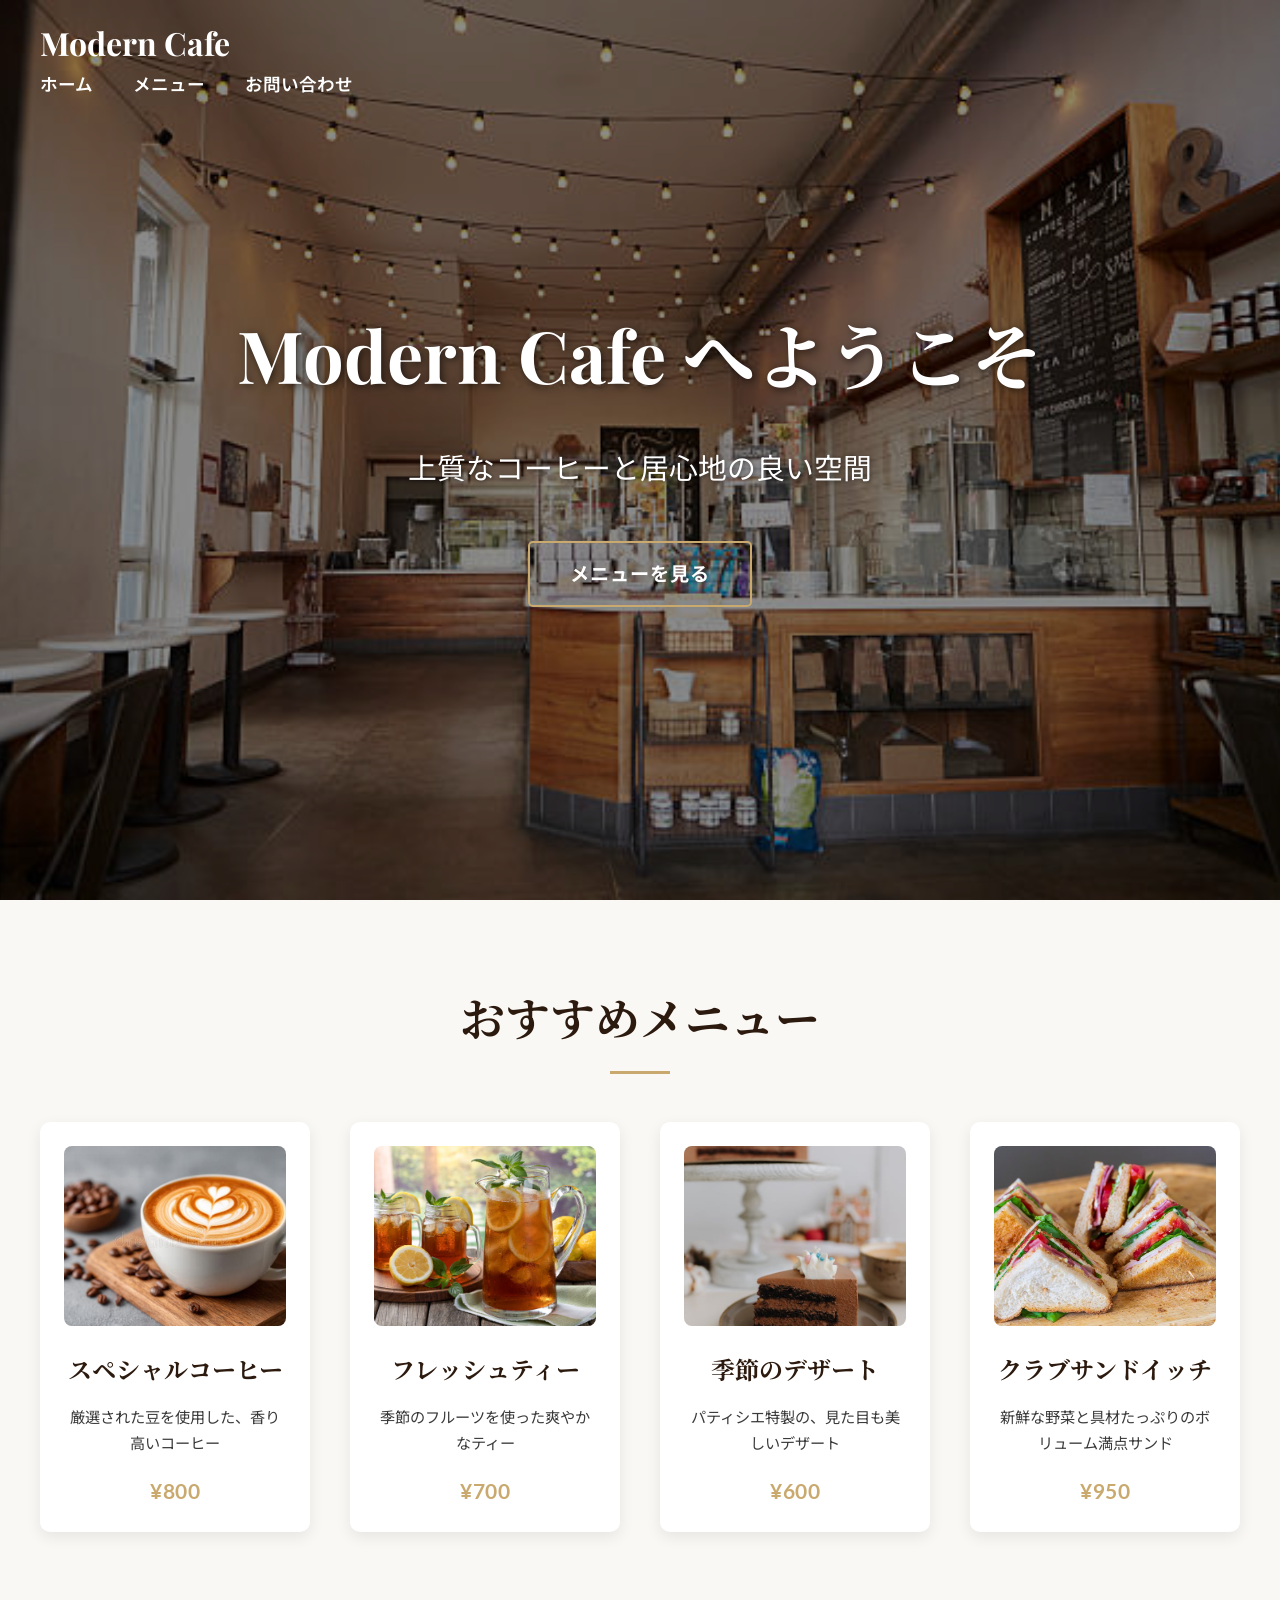
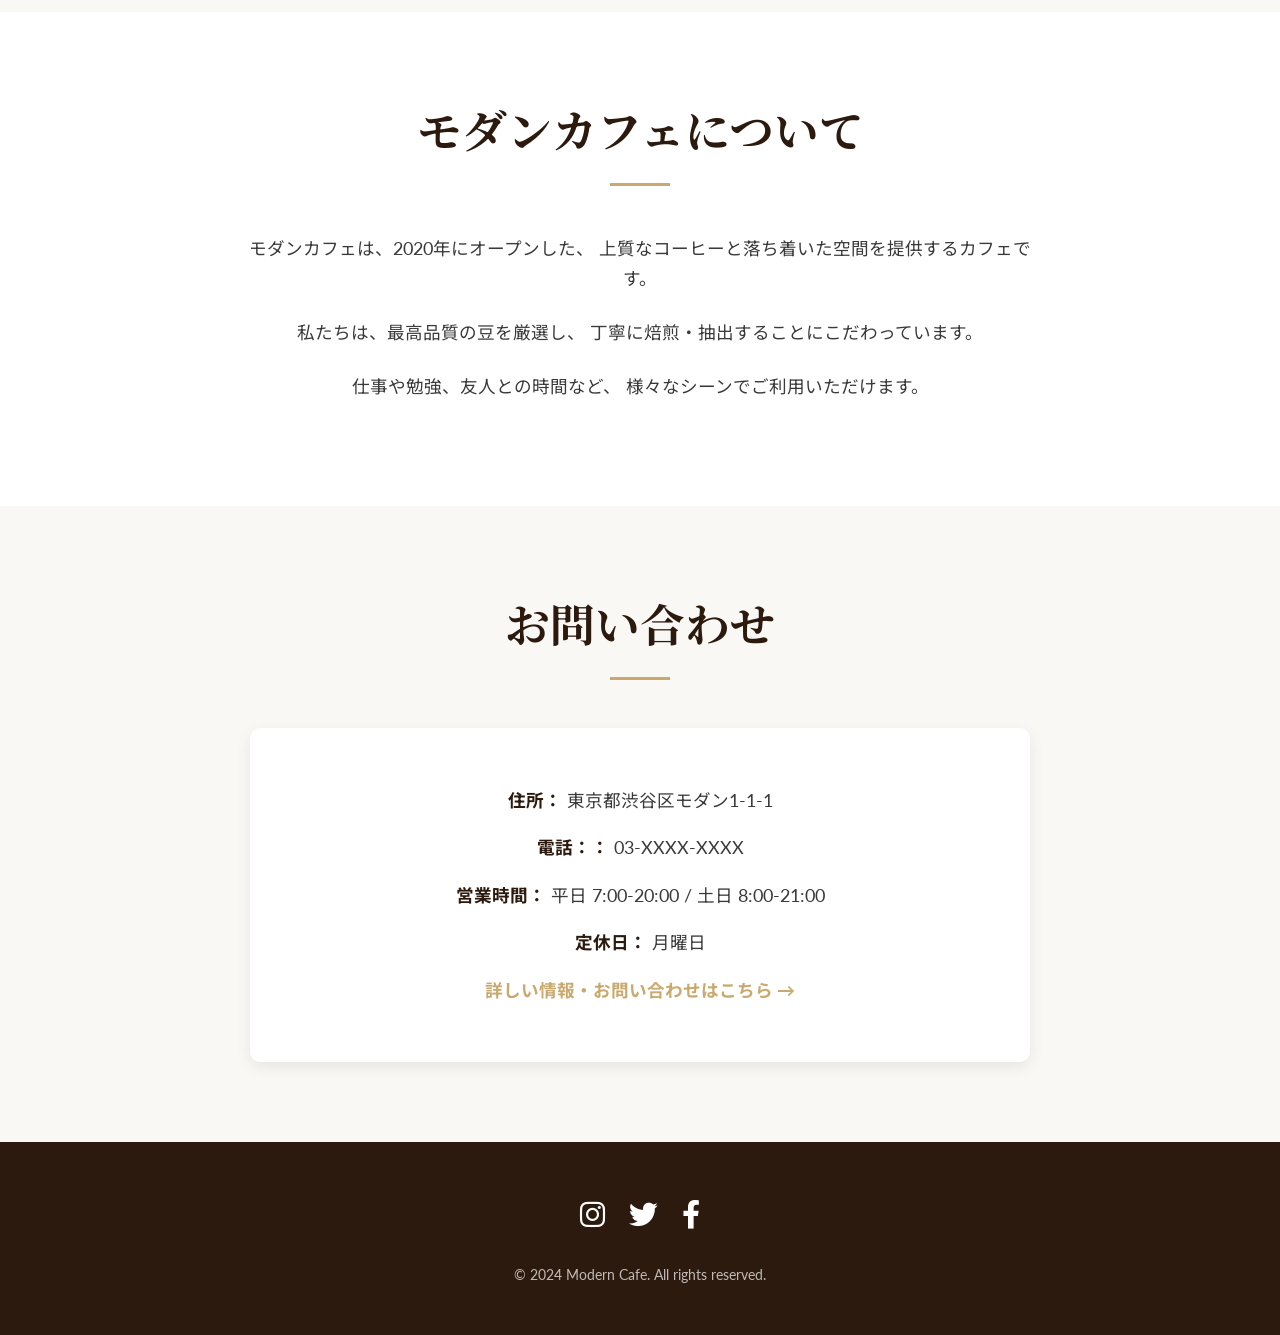
<file: index.html>
<!DOCTYPE html>
<html lang="ja">
<head>
    <meta charset="UTF-8">
    <meta name="viewport" content="width=device-width, initial-scale=1.0">
    <title>モダンカフェ - Modern Cafe</title>
    <link rel="stylesheet" href="styles.css">
    <link rel="stylesheet" href="https://cdnjs.cloudflare.com/ajax/libs/font-awesome/6.0.0-beta3/css/all.min.css">
    <link href="https://fonts.googleapis.com/css2?family=Playfair+Display:wght@400;700&family=Noto+Serif+JP:wght@400;700&family=Lato:wght@400;700&family=Noto+Sans+JP:wght@400;700&display=swap" rel="stylesheet">
    <!-- Google tag (gtag.js) -->
    <script async src="https://www.googletagmanager.com/gtag/js?id=G-XXXXXXXXXX"></script>
    <script>
      window.dataLayer = window.dataLayer || [];
      function gtag(){dataLayer.push(arguments);}
      gtag('js', new Date());

      gtag('config', 'G-XXXXXXXXXX');
    </script>
</head>
<body>
    <!-- ナビゲーションバー -->
    <nav class="navbar">
        <div class="container">
            <div class="logo"><a href="index.html">Modern Cafe</a></div>
            <ul class="nav-links">
                <li><a href="index.html">ホーム</a></li>
                <li><a href="menu.html">メニュー</a></li>
                <li><a href="contact.html">お問い合わせ</a></li>
            </ul>
            <div class="hamburger-menu">
                <span class="bar"></span>
                <span class="bar"></span>
                <span class="bar"></span>
            </div>
        </div>
    </nav>

    <!-- ヒーローセクション -->
    <section id="home" class="hero">
        <div class="hero-overlay"></div>
        <div class="hero-content">
            <h1>Modern Cafe へようこそ</h1>
            <p>上質なコーヒーと居心地の良い空間</p>
            <a href="menu.html" class="cta-button">メニューを見る</a>
        </div>
    </section>

    <!-- メニューセクション -->
    <section class="menu section-padding">
        <div class="container">
            <h2>おすすめメニュー</h2>
            <div class="menu-grid">
                <div class="menu-item">
                    <img src="images/latte.jpg" alt="スペシャルコーヒー" class="menu-item-image">
                    <h3>スペシャルコーヒー</h3>
                    <p>厳選された豆を使用した、香り高いコーヒー</p>
                    <span class="price">¥800</span>
                </div>
                <div class="menu-item">
                    <img src="images/iced-tea.jpg" alt="フレッシュティー" class="menu-item-image">
                    <h3>フレッシュティー</h3>
                    <p>季節のフルーツを使った爽やかなティー</p>
                    <span class="price">¥700</span>
                </div>
                <div class="menu-item">
                    <img src="images/cake.jpg" alt="季節のデザート" class="menu-item-image">
                    <h3>季節のデザート</h3>
                    <p>パティシエ特製の、見た目も美しいデザート</p>
                    <span class="price">¥600</span>
                </div>
                <div class="menu-item">
                    <img src="images/sandwich.jpg" alt="クラブサンドイッチ" class="menu-item-image">
                    <h3>クラブサンドイッチ</h3>
                    <p>新鮮な野菜と具材たっぷりのボリューム満点サンド</p>
                    <span class="price">¥950</span>
                </div>
            </div>
        </div>
    </section>

    <!-- アバウトセクション -->
    <section class="about section-padding">
        <div class="container">
            <h2>モダンカフェについて</h2>
            <div class="about-content">
                <p>
                    モダンカフェは、2020年にオープンした、
                    上質なコーヒーと落ち着いた空間を提供するカフェです。
                </p>
                <p>
                    私たちは、最高品質の豆を厳選し、
                    丁寧に焙煎・抽出することにこだわっています。
                </p>
                <p>
                    仕事や勉強、友人との時間など、
                    様々なシーンでご利用いただけます。
                </p>
            </div>
        </div>
    </section>

    <!-- コンタクトセクション -->
    <section class="contact section-padding">
        <div class="container">
            <h2>お問い合わせ</h2>
            <div class="contact-info">
                <p><strong>住所：</strong> 東京都渋谷区モダン1-1-1</p>
                <p><strong>電話：：</strong> 03-XXXX-XXXX</p>
                <p><strong>営業時間：</strong> 平日 7:00-20:00 / 土日 8:00-21:00</p>
                <p><strong>定休日：</strong> 月曜日</p>
                <p class="contact-link"><a href="contact.html">詳しい情報・お問い合わせはこちら →</a></p>
            </div>
        </div>
    </section>

    <!-- フッター -->
    <footer class="footer">
        <div class="container">
            <div class="social-icons">
                <a href="#" aria-label="Instagram"><i class="fab fa-instagram"></i></a>
                <a href="#" aria-label="Twitter"><i class="fab fa-twitter"></i></a>
                <a href="#" aria-label="Facebook"><i class="fab fa-facebook-f"></i></a>
            </div>
            <p>&copy; 2024 Modern Cafe. All rights reserved.</p>
        </div>
    </footer>

    <script src="script.js"></script>
</body>
</html>
</file>
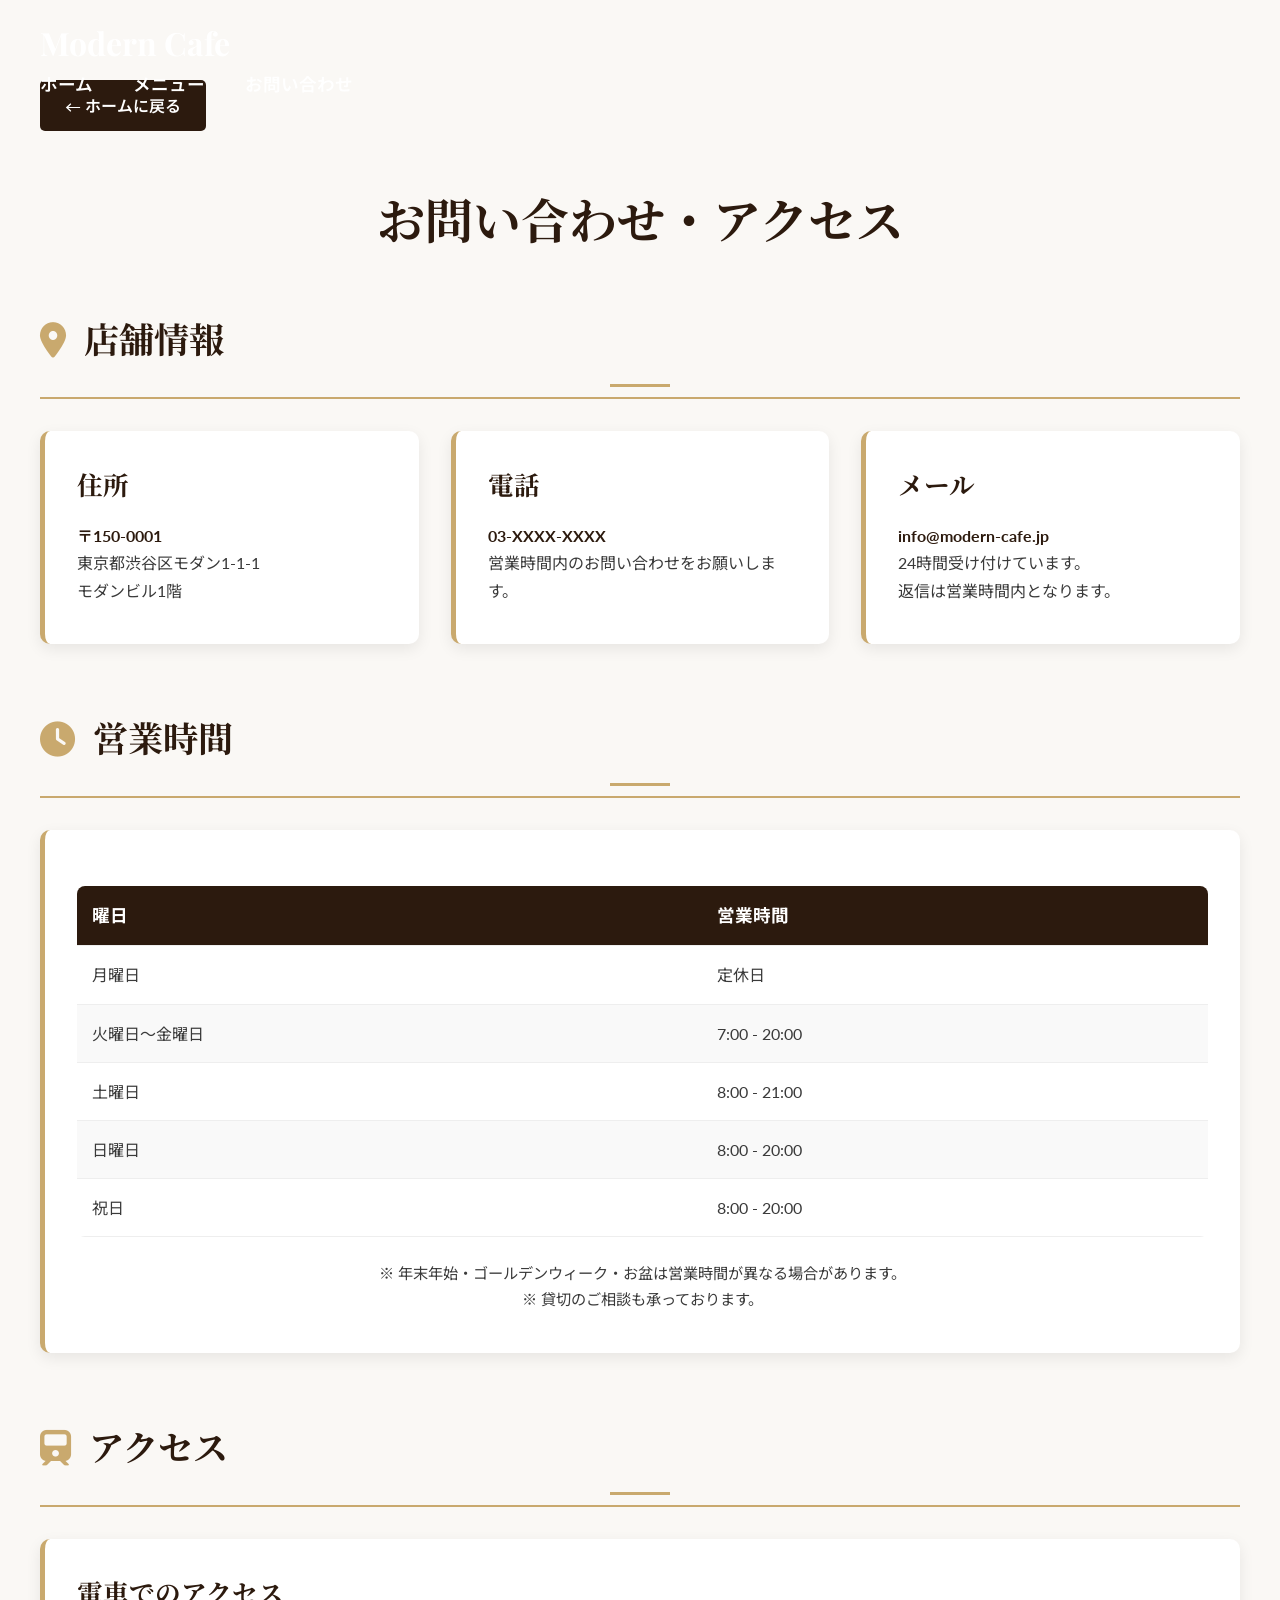
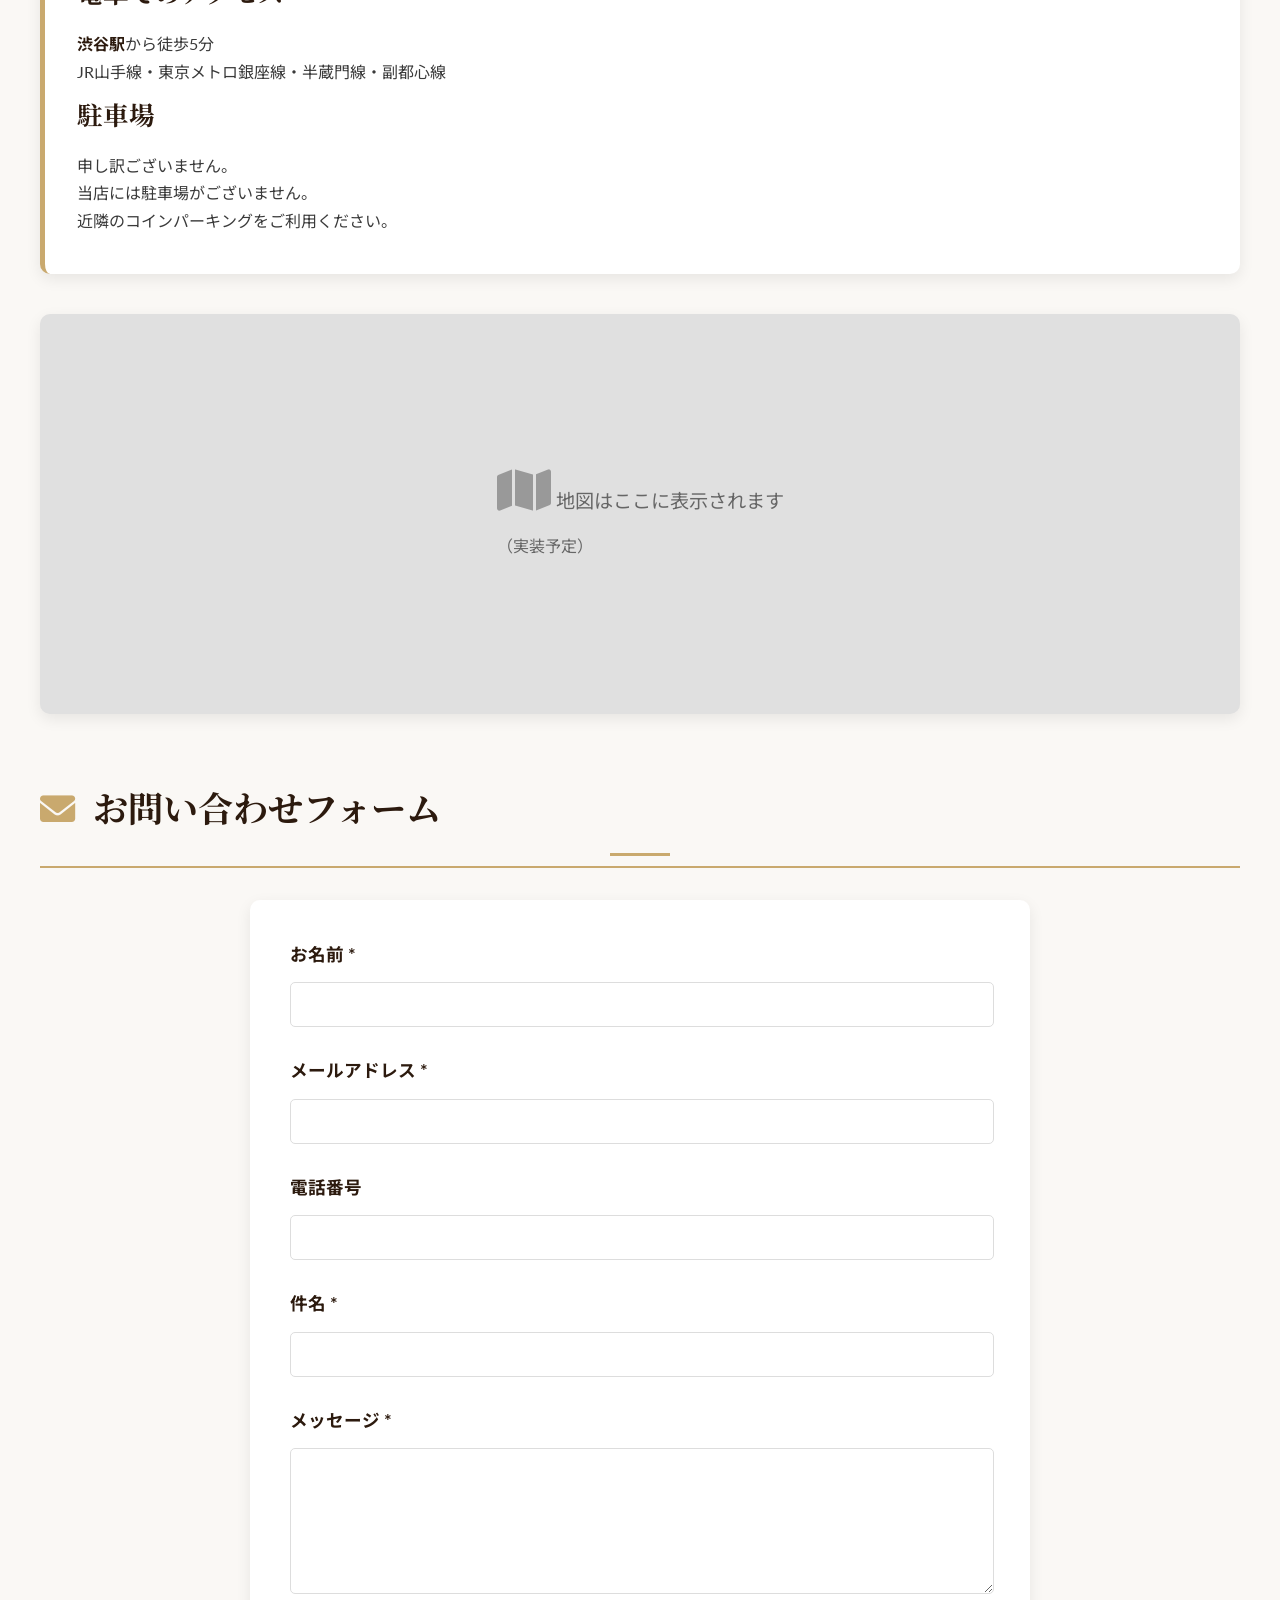
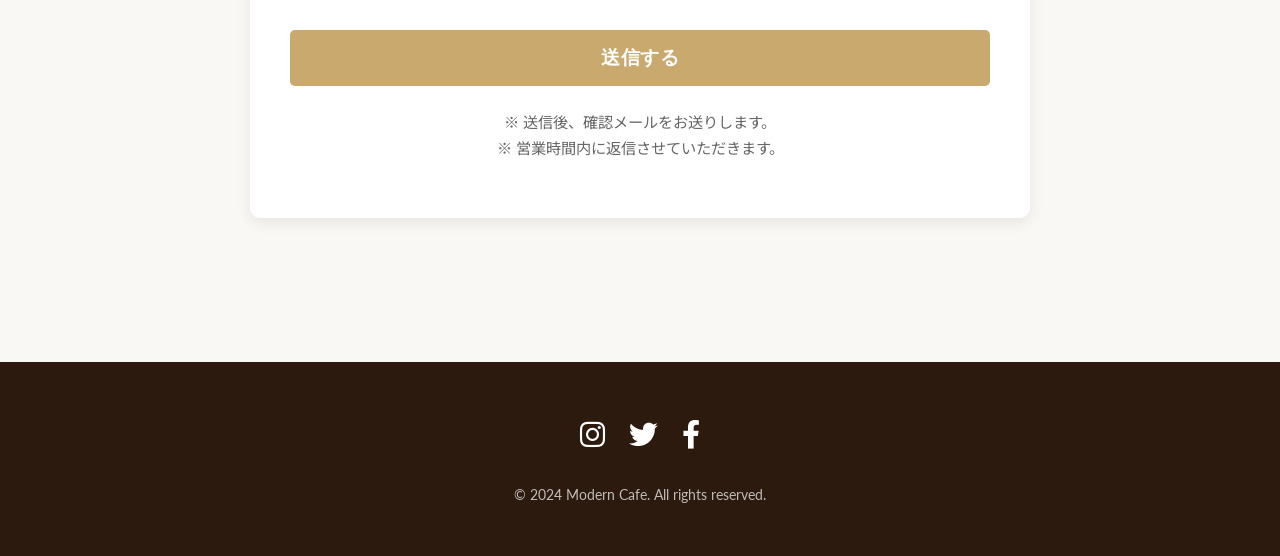
<file: contact.html>
<!DOCTYPE html>
<html lang="ja">
<head>
    <meta charset="UTF-8">
    <meta name="viewport" content="width=device-width, initial-scale=1.0">
    <title>お問い合わせ・アクセス - モダンカフェ</title>
    <link rel="stylesheet" href="styles.css">
    <link rel="stylesheet" href="https://cdnjs.cloudflare.com/ajax/libs/font-awesome/6.0.0-beta3/css/all.min.css">
    <link href="https://fonts.googleapis.com/css2?family=Playfair+Display:wght@400;700&family=Noto+Serif+JP:wght@400;700&family=Lato:wght@400;700&family=Noto+Sans+JP:wght@400;700&display=swap" rel="stylesheet">
    <!-- Google tag (gtag.js) -->
    <script async src="https://www.googletagmanager.com/gtag/js?id=G-XXXXXXXXXX"></script>
    <script>
      window.dataLayer = window.dataLayer || [];
      function gtag(){dataLayer.push(arguments);}
      gtag('js', new Date());

      gtag('config', 'G-XXXXXXXXXX');
    </script>
</head>
<body>
    <!-- ナビゲーションバー -->
    <nav class="navbar">
        <div class="container">
            <div class="logo"><a href="index.html">Modern Cafe</a></div>
            <ul class="nav-links">
                <li><a href="index.html">ホーム</a></li>
                <li><a href="menu.html">メニュー</a></li>
                <li><a href="contact.html">お問い合わせ</a></li>
            </ul>
            <div class="hamburger-menu">
                <span class="bar"></span>
                <span class="bar"></span>
                <span class="bar"></span>
            </div>
        </div>
    </nav>

    <!-- コンタクトページコンテンツ -->
    <div class="container contact-page section-padding">
        <a href="index.html" class="back-button">← ホームに戻る</a>
        
        <h1>お問い合わせ・アクセス</h1>

        <!-- 基本情報 -->
        <div class="contact-section">
            <h2><i class="fas fa-map-marker-alt"></i> 店舗情報</h2>
            <div class="info-grid">
                <div class="info-card">
                    <h3>住所</h3>
                    <p>
                        <strong>〒150-0001</strong><br>
                        東京都渋谷区モダン1-1-1<br>
                        モダンビル1階
                    </p>
                </div>
                <div class="info-card">
                    <h3>電話</h3>
                    <p>
                        <strong>03-XXXX-XXXX</strong><br>
                        営業時間内のお問い合わせをお願いします。
                    </p>
                </div>
                <div class="info-card">
                    <h3>メール</h3>
                    <p>
                        <strong>info@modern-cafe.jp</strong><br>
                        24時間受け付けています。<br>
                        返信は営業時間内となります。
                    </p>
                </div>
            </div>
        </div>

        <!-- 営業時間 -->
        <div class="contact-section">
            <h2><i class="fas fa-clock"></i> 営業時間</h2>
            <div class="info-card">
                <table class="hours-table">
                    <thead>
                        <tr>
                            <th>曜日</th>
                            <th>営業時間</th>
                        </tr>
                    </thead>
                    <tbody>
                        <tr>
                            <td>月曜日</td>
                            <td>定休日</td>
                        </tr>
                        <tr>
                            <td>火曜日～金曜日</td>
                            <td>7:00 - 20:00</td>
                        </tr>
                        <tr>
                            <td>土曜日</td>
                            <td>8:00 - 21:00</td>
                        </tr>
                        <tr>
                            <td>日曜日</td>
                            <td>8:00 - 20:00</td>
                        </tr>
                        <tr>
                            <td>祝日</td>
                            <td>8:00 - 20:00</td>
                        </tr>
                    </tbody>
                </table>
                <p class="note">
                    ※ 年末年始・ゴールデンウィーク・お盆は営業時間が異なる場合があります。<br>
                    ※ 貸切のご相談も承っております。
                </p>
            </div>
        </div>

        <!-- アクセス -->
        <div class="contact-section">
            <h2><i class="fas fa-train"></i> アクセス</h2>
            <div class="info-card">
                <h3>電車でのアクセス</h3>
                <p>
                    <strong>渋谷駅</strong>から徒歩5分<br>
                    JR山手線・東京メトロ銀座線・半蔵門線・副都心線
                </p>
                <h3>駐車場</h3>
                <p>
                    申し訳ございません。<br>
                    当店には駐車場がございません。<br>
                    近隣のコインパーキングをご利用ください。
                </p>
            </div>

            <!-- 地図プレースホルダー -->
            <div class="map-container">
                <div class="map-placeholder">
                    <i class="fas fa-map"></i> 地図はここに表示されます<br>
                    <small>（実装予定）</small>
                </div>
            </div>
        </div>

        <!-- お問い合わせフォーム -->
        <div class="contact-section">
            <h2><i class="fas fa-envelope"></i> お問い合わせフォーム</h2>
            <div class="form-section">
                <form>
                    <div class="form-group">
                        <label for="name">お名前 *</label>
                        <input type="text" id="name" name="name" required>
                    </div>

                    <div class="form-group">
                        <label for="email">メールアドレス *</label>
                        <input type="email" id="email" name="email" required>
                    </div>

                    <div class="form-group">
                        <label for="phone">電話番号</label>
                        <input type="tel" id="phone" name="phone">
                    </div>

                    <div class="form-group">
                        <label for="subject">件名 *</label>
                        <input type="text" id="subject" name="subject" required>
                    </div>

                    <div class="form-group">
                        <label for="message">メッセージ *</label>
                        <textarea id="message" name="message" required></textarea>
                    </div>

                    <button type="submit" class="submit-button">送信する</button>
                </form>
                <p class="note">
                    ※ 送信後、確認メールをお送りします。<br>
                    ※ 営業時間内に返信させていただきます。
                </p>
            </div>
        </div>
    </div>

    <!-- フッター -->
    <footer class="footer">
        <div class="container">
            <div class="social-icons">
                <a href="#" aria-label="Instagram"><i class="fab fa-instagram"></i></a>
                <a href="#" aria-label="Twitter"><i class="fab fa-twitter"></i></a>
                <a href="#" aria-label="Facebook"><i class="fab fa-facebook-f"></i></a>
            </div>
            <p>&copy; 2024 Modern Cafe. All rights reserved.</p>
        </div>
    </footer>
</body>
</html>
</file>
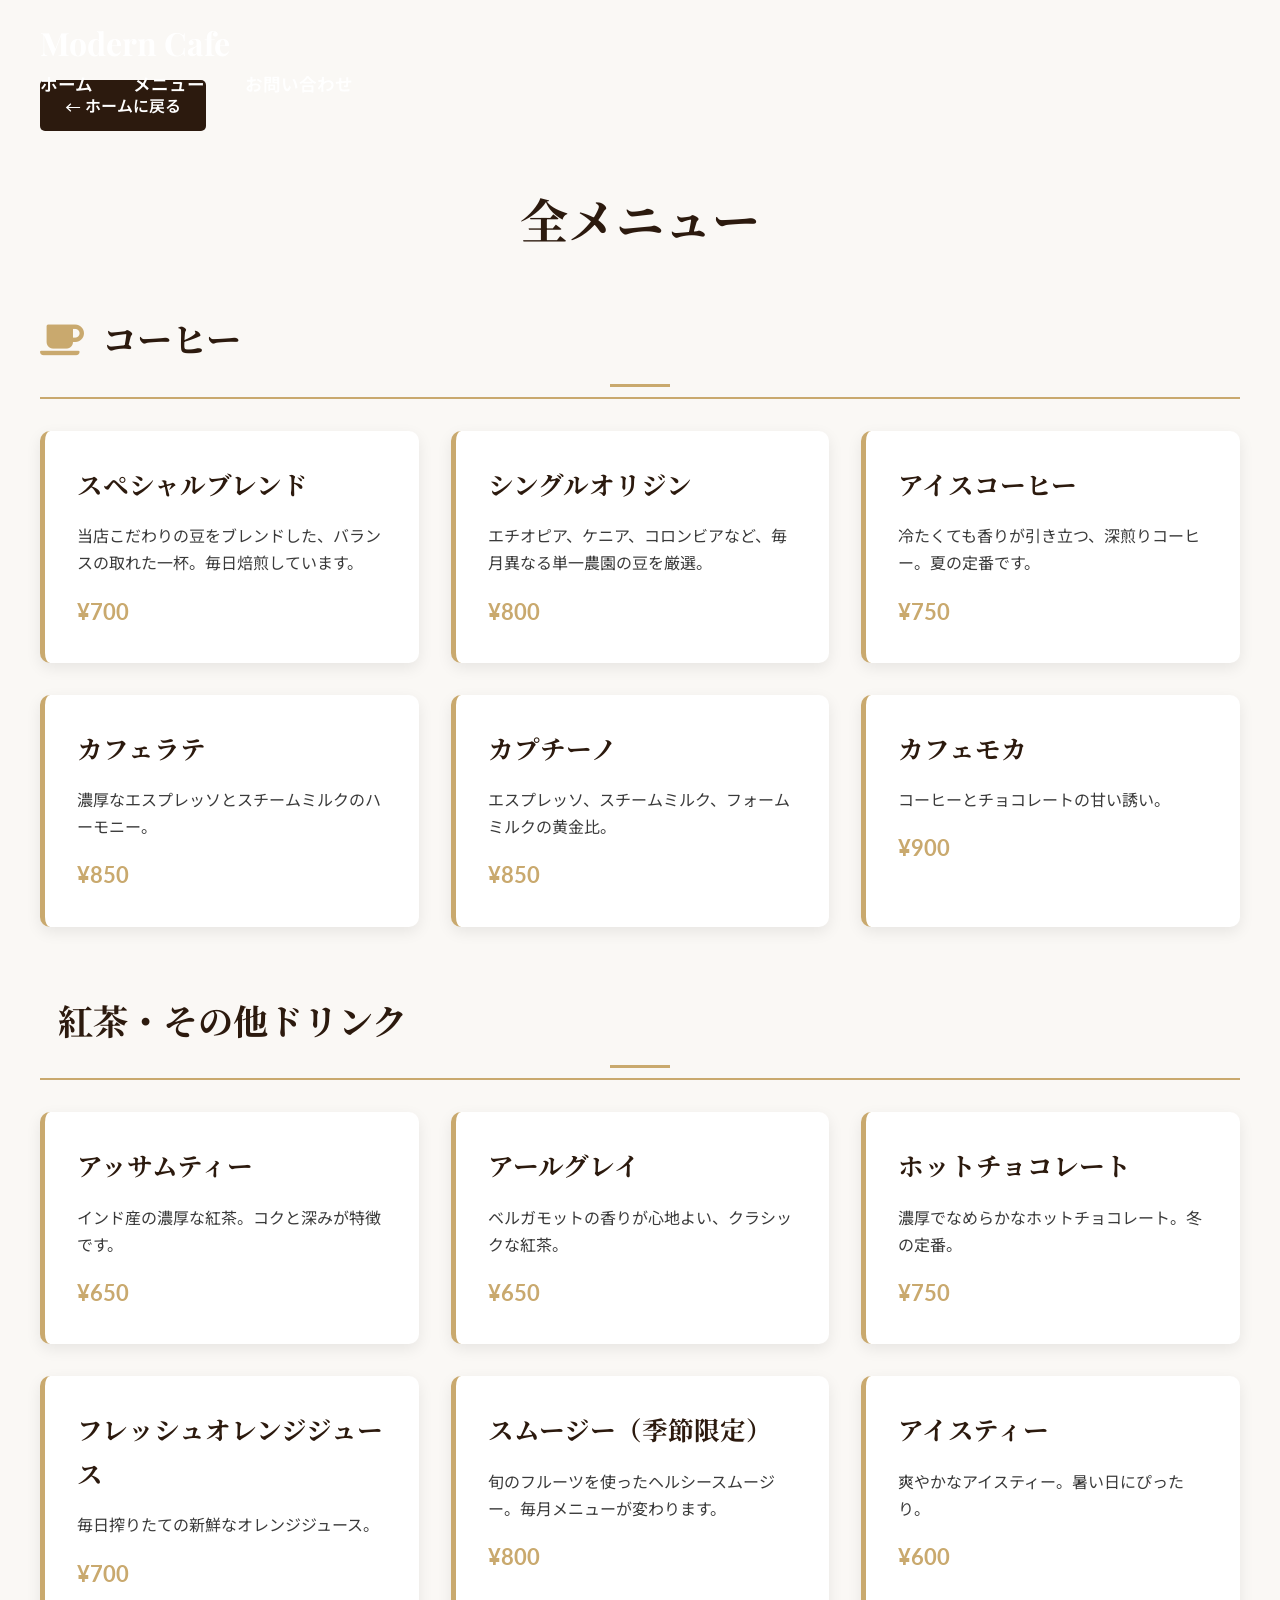
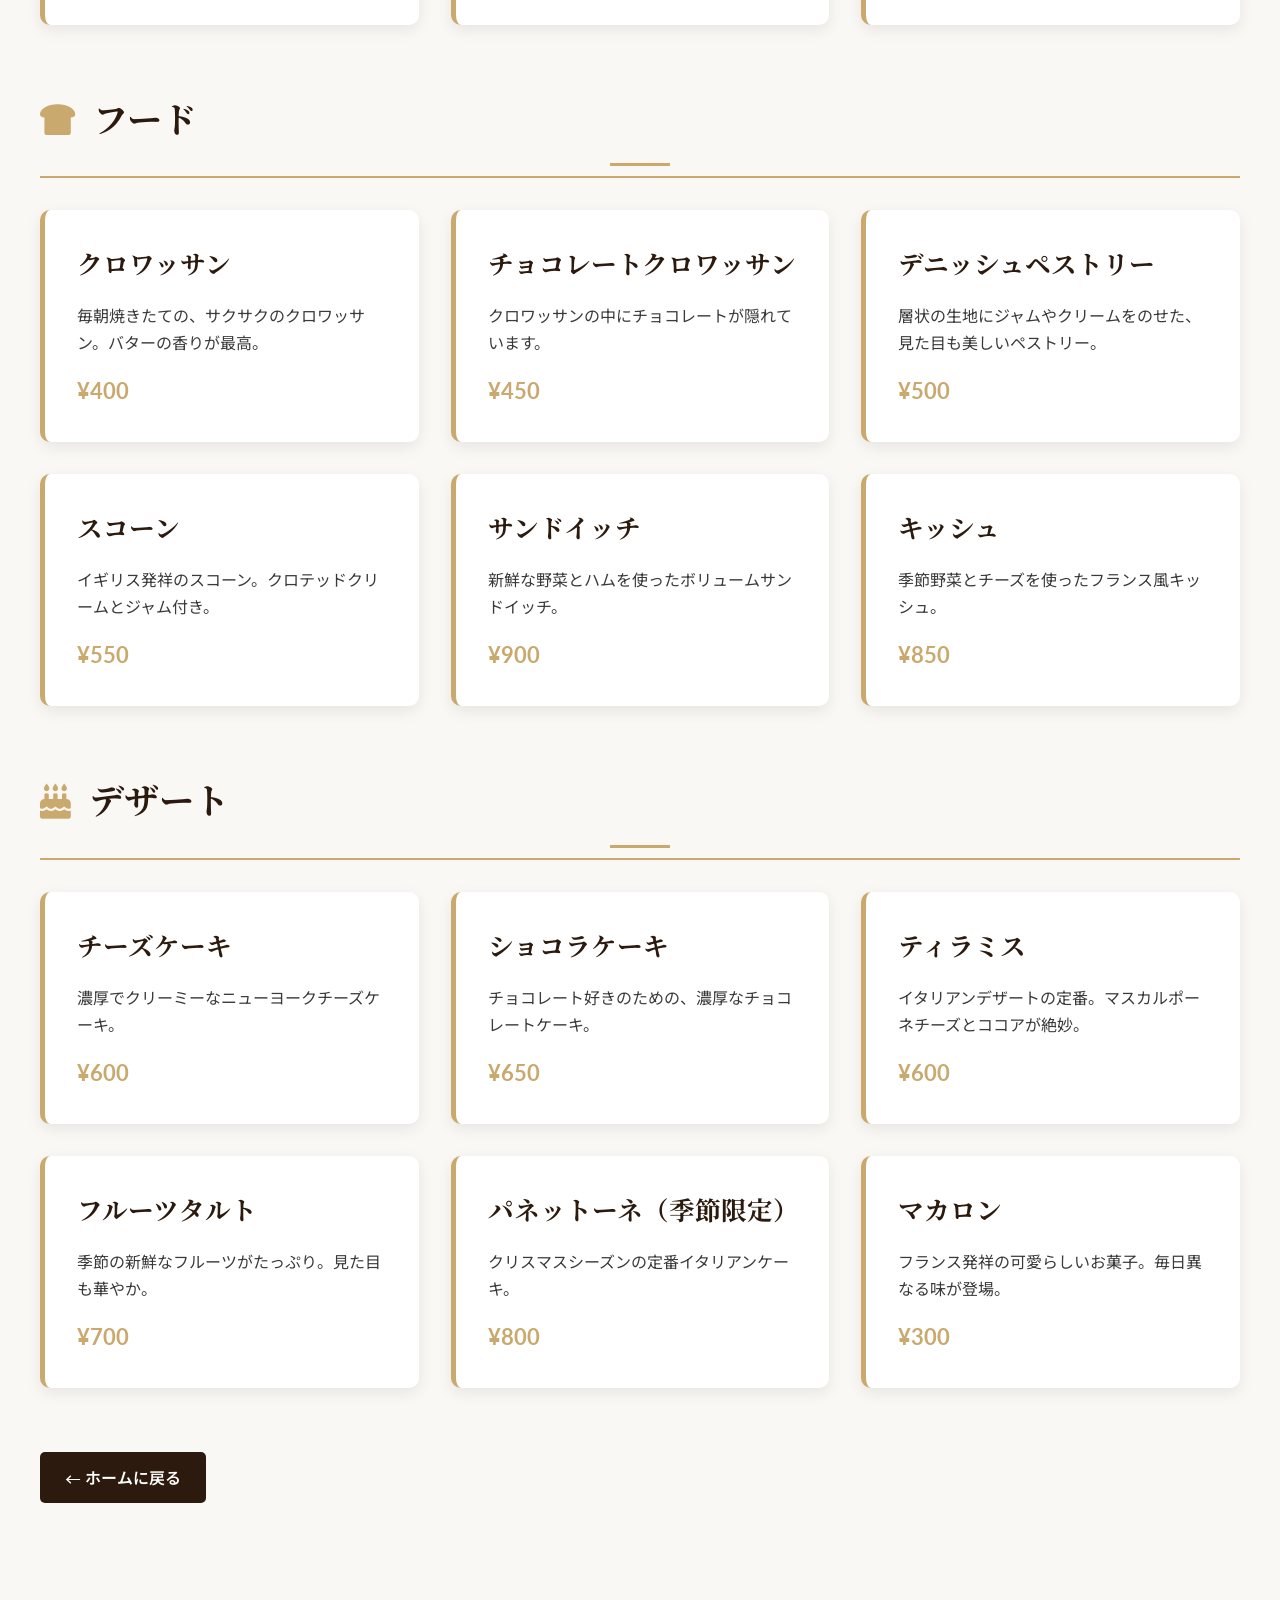
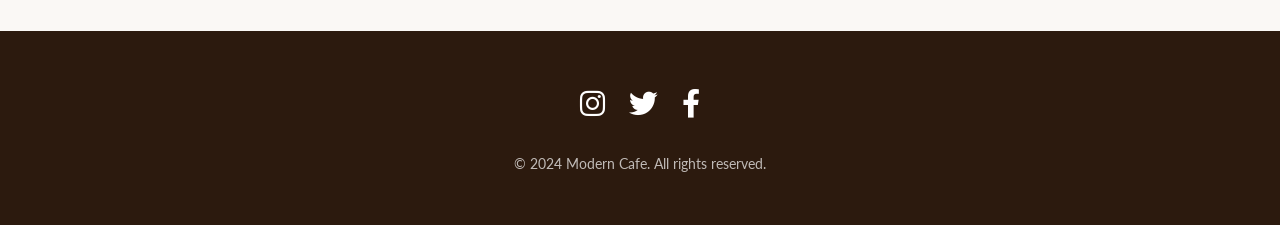
<file: menu.html>
<!DOCTYPE html>
<html lang="ja">
<head>
    <meta charset="UTF-8">
    <meta name="viewport" content="width=device-width, initial-scale=1.0">
    <title>メニュー - モダンカフェ</title>
    <link rel="stylesheet" href="styles.css">
    <link rel="stylesheet" href="https://cdnjs.cloudflare.com/ajax/libs/font-awesome/6.0.0-beta3/css/all.min.css">
    <link href="https://fonts.googleapis.com/css2?family=Playfair+Display:wght@400;700&family=Noto+Serif+JP:wght@400;700&family=Lato:wght@400;700&family=Noto+Sans+JP:wght@400;700&display=swap" rel="stylesheet">
    <!-- Google tag (gtag.js) -->
    <script async src="https://www.googletagmanager.com/gtag/js?id=G-XXXXXXXXXX"></script>
    <script>
      window.dataLayer = window.dataLayer || [];
      function gtag(){dataLayer.push(arguments);}
      gtag('js', new Date());

      gtag('config', 'G-XXXXXXXXXX');
    </script>
</head>
<body>
    <!-- ナビゲーションバー -->
    <nav class="navbar">
        <div class="container">
            <div class="logo"><a href="index.html">Modern Cafe</a></div>
            <ul class="nav-links">
                <li><a href="index.html">ホーム</a></li>
                <li><a href="menu.html">メニュー</a></li>
                <li><a href="contact.html">お問い合わせ</a></li>
            </ul>
            <div class="hamburger-menu">
                <span class="bar"></span>
                <span class="bar"></span>
                <span class="bar"></span>
            </div>
        </div>
    </nav>

    <!-- メニューページコンテンツ -->
    <div class="container menu-page section-padding">
        <a href="index.html" class="back-button">← ホームに戻る</a>
        
        <h1>全メニュー</h1>

        <!-- コーヒー類 -->
        <div class="menu-category">
            <h2><i class="fas fa-coffee"></i> コーヒー</h2>
            <div class="menu-list-detail">
                <div class="menu-detail-item">
                    <h3>スペシャルブレンド</h3>
                    <p>当店こだわりの豆をブレンドした、バランスの取れた一杯。毎日焙煎しています。</p>
                    <div class="menu-price">¥700</div>
                </div>
                <div class="menu-detail-item">
                    <h3>シングルオリジン</h3>
                    <p>エチオピア、ケニア、コロンビアなど、毎月異なる単一農園の豆を厳選。</p>
                    <div class="menu-price">¥800</div>
                </div>
                <div class="menu-detail-item">
                    <h3>アイスコーヒー</h3>
                    <p>冷たくても香りが引き立つ、深煎りコーヒー。夏の定番です。</p>
                    <div class="menu-price">¥750</div>
                </div>
                <div class="menu-detail-item">
                    <h3>カフェラテ</h3>
                    <p>濃厚なエスプレッソとスチームミルクのハーモニー。</p>
                    <div class="menu-price">¥850</div>
                </div>
                <div class="menu-detail-item">
                    <h3>カプチーノ</h3>
                    <p>エスプレッソ、スチームミルク、フォームミルクの黄金比。</p>
                    <div class="menu-price">¥850</div>
                </div>
                <div class="menu-detail-item">
                    <h3>カフェモカ</h3>
                    <p>コーヒーとチョコレートの甘い誘い。</p>
                    <div class="menu-price">¥900</div>
                </div>
            </div>
        </div>

        <!-- 紅茶・その他ドリンク -->
        <div class="menu-category">
            <h2><i class="fas fa-tea"></i> 紅茶・その他ドリンク</h2>
            <div class="menu-list-detail">
                <div class="menu-detail-item">
                    <h3>アッサムティー</h3>
                    <p>インド産の濃厚な紅茶。コクと深みが特徴です。</p>
                    <div class="menu-price">¥650</div>
                </div>
                <div class="menu-detail-item">
                    <h3>アールグレイ</h3>
                    <p>ベルガモットの香りが心地よい、クラシックな紅茶。</p>
                    <div class="menu-price">¥650</div>
                </div>
                <div class="menu-detail-item">
                    <h3>ホットチョコレート</h3>
                    <p>濃厚でなめらかなホットチョコレート。冬の定番。</p>
                    <div class="menu-price">¥750</div>
                </div>
                <div class="menu-detail-item">
                    <h3>フレッシュオレンジジュース</h3>
                    <p>毎日搾りたての新鮮なオレンジジュース。</p>
                    <div class="menu-price">¥700</div>
                </div>
                <div class="menu-detail-item">
                    <h3>スムージー（季節限定）</h3>
                    <p>旬のフルーツを使ったヘルシースムージー。毎月メニューが変わります。</p>
                    <div class="menu-price">¥800</div>
                </div>
                <div class="menu-detail-item">
                    <h3>アイスティー</h3>
                    <p>爽やかなアイスティー。暑い日にぴったり。</p>
                    <div class="menu-price">¥600</div>
                </div>
            </div>
        </div>

        <!-- フード -->
        <div class="menu-category">
            <h2><i class="fas fa-bread-slice"></i> フード</h2>
            <div class="menu-list-detail">
                <div class="menu-detail-item">
                    <h3>クロワッサン</h3>
                    <p>毎朝焼きたての、サクサクのクロワッサン。バターの香りが最高。</p>
                    <div class="menu-price">¥400</div>
                </div>
                <div class="menu-detail-item">
                    <h3>チョコレートクロワッサン</h3>
                    <p>クロワッサンの中にチョコレートが隠れています。</p>
                    <div class="menu-price">¥450</div>
                </div>
                <div class="menu-detail-item">
                    <h3>デニッシュペストリー</h3>
                    <p>層状の生地にジャムやクリームをのせた、見た目も美しいペストリー。</p>
                    <div class="menu-price">¥500</div>
                </div>
                <div class="menu-detail-item">
                    <h3>スコーン</h3>
                    <p>イギリス発祥のスコーン。クロテッドクリームとジャム付き。</p>
                    <div class="menu-price">¥550</div>
                </div>
                <div class="menu-detail-item">
                    <h3>サンドイッチ</h3>
                    <p>新鮮な野菜とハムを使ったボリュームサンドイッチ。</p>
                    <div class="menu-price">¥900</div>
                </div>
                <div class="menu-detail-item">
                    <h3>キッシュ</h3>
                    <p>季節野菜とチーズを使ったフランス風キッシュ。</p>
                    <div class="menu-price">¥850</div>
                </div>
            </div>
        </div>

        <!-- デザート -->
        <div class="menu-category">
            <h2><i class="fas fa-cake-candles"></i> デザート</h2>
            <div class="menu-list-detail">
                <div class="menu-detail-item">
                    <h3>チーズケーキ</h3>
                    <p>濃厚でクリーミーなニューヨークチーズケーキ。</p>
                    <div class="menu-price">¥600</div>
                </div>
                <div class="menu-detail-item">
                    <h3>ショコラケーキ</h3>
                    <p>チョコレート好きのための、濃厚なチョコレートケーキ。</p>
                    <div class="menu-price">¥650</div>
                </div>
                <div class="menu-detail-item">
                    <h3>ティラミス</h3>
                    <p>イタリアンデザートの定番。マスカルポーネチーズとココアが絶妙。</p>
                    <div class="menu-price">¥600</div>
                </div>
                <div class="menu-detail-item">
                    <h3>フルーツタルト</h3>
                    <p>季節の新鮮なフルーツがたっぷり。見た目も華やか。</p>
                    <div class="menu-price">¥700</div>
                </div>
                <div class="menu-detail-item">
                    <h3>パネットーネ（季節限定）</h3>
                    <p>クリスマスシーズンの定番イタリアンケーキ。</p>
                    <div class="menu-price">¥800</div>
                </div>
                <div class="menu-detail-item">
                    <h3>マカロン</h3>
                    <p>フランス発祥の可愛らしいお菓子。毎日異なる味が登場。</p>
                    <div class="menu-price">¥300</div>
                </div>
            </div>
        </div>

        <a href="index.html" class="back-button">← ホームに戻る</a>
    </div>

    <!-- フッター -->
    <footer class="footer">
        <div class="container">
            <div class="social-icons">
                <a href="#" aria-label="Instagram"><i class="fab fa-instagram"></i></a>
                <a href="#" aria-label="Twitter"><i class="fab fa-twitter"></i></a>
                <a href="#" aria-label="Facebook"><i class="fab fa-facebook-f"></i></a>
            </div>
            <p>&copy; 2024 Modern Cafe. All rights reserved.</p>
        </div>
    </footer>
</body>
</html>
</file>
<file: styles.css>
/* General Styles */
:root {
    --color-base-light: #FAF8F5;
    --color-base-dark: #2C1A0E;
    --color-accent: #C9A96E;
    --color-text: #3A3A3A;
    --color-white: #FFFFFF;
    --color-black: #000000;
    --color-overlay: rgba(0, 0, 0, 0.45);
}

html {
    scroll-behavior: smooth;
}

body {
    font-family: 'Lato', 'Noto Sans JP', sans-serif;
    line-height: 1.7;
    color: var(--color-text);
    background-color: var(--color-base-light);
    margin: 0;
    padding: 0;
    overflow-x: hidden; /* Prevent horizontal scroll on animations */
}

.container {
    max-width: 1200px;
    margin: 0 auto;
    padding: 0 20px;
}

a {
    color: var(--color-accent);
    text-decoration: none;
    transition: color 0.3s ease;
}

a:hover {
    color: var(--color-base-dark);
}

h1, h2, h3, h4, h5, h6 {
    font-family: 'Playfair Display', 'Noto Serif JP', serif;
    color: var(--color-base-dark);
    margin-top: 0;
    margin-bottom: 1rem;
}

h1 {
    font-size: 3.5rem;
    font-weight: 700;
}

h2 {
    font-size: 2.8rem;
    font-weight: 700;
    text-align: center;
    margin-bottom: 3rem;
    position: relative;
}

h2::after {
    content: '';
    display: block;
    width: 60px;
    height: 3px;
    background-color: var(--color-accent);
    margin: 15px auto 0;
}

h3 {
    font-size: 1.8rem;
    font-weight: 700;
}

p {
    margin-bottom: 1rem;
}

.section-padding {
    padding: 80px 0;
}

/* Navigation Bar */
.navbar {
    background-color: transparent;
    padding: 1rem 0;
    position: fixed;
    width: 100%;
    top: 0;
    left: 0;
    z-index: 1000;
    transition: background-color 0.3s ease, box-shadow 0.3s ease;
}

.navbar.scrolled {
    background-color: var(--color-white);
    box-shadow: 0 2px 10px rgba(0, 0, 0, 0.1);
}

.navbar.scrolled .logo a,
.navbar.scrolled .nav-links a {
    color: var(--color-base-dark);
}

.logo a {
    font-family: 'Playfair Display', serif;
    font-size: 2rem;
    font-weight: 700;
    color: var(--color-white);
    text-decoration: none;
    transition: color 0.3s ease;
}

.nav-links {
    display: flex;
    list-style: none;
    margin: 0;
    padding: 0;
    gap: 2.5rem;
}

.nav-links a {
    color: var(--color-white);
    text-decoration: none;
    font-weight: 600;
    font-size: 1.1rem;
    position: relative;
    transition: color 0.3s ease;
}

.nav-links a::after {
    content: '';
    position: absolute;
    left: 0;
    bottom: -5px;
    width: 0;
    height: 2px;
    background-color: var(--color-accent);
    transition: width 0.3s ease;
}

.nav-links a:hover::after {
    width: 100%;
}

.hamburger-menu {
    display: none;
    flex-direction: column;
    cursor: pointer;
}

.hamburger-menu .bar {
    width: 25px;
    height: 3px;
    background-color: var(--color-white);
    margin: 4px 0;
    transition: 0.4s;
}

.navbar.scrolled .hamburger-menu .bar {
    background-color: var(--color-base-dark);
}

/* Hero Section */
.hero {
    position: relative;
    height: 100vh;
    background-image: url('images/hero-bg.jpg');
    background-size: cover;
    background-position: center;
    display: flex;
    align-items: center;
    justify-content: center;
    text-align: center;
    color: var(--color-white);
}

.hero-overlay {
    position: absolute;
    top: 0;
    left: 0;
    width: 100%;
    height: 100%;
    background-color: var(--color-overlay);
}

.hero-content {
    position: relative;
    z-index: 1;
    padding: 20px;
}

.hero-content h1 {
    font-size: 4.5rem;
    font-weight: 700;
    margin-bottom: 1.5rem;
    color: var(--color-white);
    text-shadow: 2px 2px 8px rgba(0, 0, 0, 0.6);
}

.hero-content p {
    font-size: 1.8rem;
    margin-bottom: 3rem;
    color: var(--color-white);
    text-shadow: 1px 1px 4px rgba(0, 0, 0, 0.5);
}

.cta-button {
    display: inline-block;
    padding: 15px 40px;
    border: 2px solid var(--color-accent);
    color: var(--color-white);
    font-size: 1.2rem;
    font-weight: 700;
    text-transform: uppercase;
    letter-spacing: 1px;
    border-radius: 5px;
    transition: background-color 0.3s ease, color 0.3s ease;
}

.cta-button:hover {
    background-color: var(--color-accent);
    color: var(--color-base-dark);
}

/* Menu Section (Homepage) */
.menu h2 {
    color: var(--color-base-dark);
}

.menu-grid {
    display: grid;
    grid-template-columns: repeat(auto-fit, minmax(220px, 1fr));
    gap: 2.5rem;
}

.menu-item {
    background: var(--color-white);
    padding: 1.5rem;
    border-radius: 10px;
    text-align: center;
    box-shadow: 0 5px 15px rgba(0, 0, 0, 0.08);
    transition: transform 0.3s ease, box-shadow 0.3s ease;
    overflow: hidden;
}

.menu-item:hover {
    transform: translateY(-8px);
    box-shadow: 0 10px 25px rgba(0, 0, 0, 0.15);
}

.menu-item-image {
    width: 100%;
    height: 180px;
    object-fit: cover;
    border-radius: 8px;
    margin-bottom: 1rem;
}

.menu-item h3 {
    color: var(--color-base-dark);
    margin-bottom: 0.5rem;
    font-size: 1.5rem;
}

.menu-item p {
    color: var(--color-text);
    font-size: 0.95rem;
    margin-bottom: 1rem;
}

.menu-item .price {
    display: inline-block;
    color: var(--color-accent);
    font-size: 1.3rem;
    font-weight: 700;
    letter-spacing: 0.5px;
}

/* About Section */
.about {
    background-color: var(--color-white);
}

.about h2 {
    color: var(--color-base-dark);
}

.about-content {
    max-width: 800px;
    margin: 0 auto;
    text-align: center;
}

.about-content p {
    font-size: 1.1rem;
    color: var(--color-text);
    margin-bottom: 1.5rem;
}

/* Contact Section (Homepage) */
.contact {
    background-color: var(--color-base-light);
}

.contact h2 {
    color: var(--color-base-dark);
}

.contact-info {
    max-width: 700px;
    margin: 0 auto;
    background: var(--color-white);
    padding: 2.5rem;
    border-radius: 10px;
    box-shadow: 0 5px 15px rgba(0, 0, 0, 0.08);
    text-align: center;
}

.contact-info p {
    font-size: 1.1rem;
    margin-bottom: 1rem;
    color: var(--color-text);
}

.contact-info strong {
    color: var(--color-base-dark);
}

.contact-link a {
    font-weight: 700;
    font-size: 1.1rem;
    color: var(--color-accent);
    transition: color 0.3s ease;
}

.contact-link a:hover {
    color: var(--color-base-dark);
}

/* Footer */
.footer {
    background-color: var(--color-base-dark);
    color: var(--color-white);
    text-align: center;
    padding: 3rem 0;
}

.footer .container {
    display: flex;
    flex-direction: column;
    align-items: center;
    gap: 1.5rem;
}

.social-icons a {
    color: var(--color-white);
    font-size: 1.8rem;
    margin: 0 10px;
    transition: color 0.3s ease;
}

.social-icons a:hover {
    color: var(--color-accent);
}

.footer p {
    margin: 0;
    font-size: 0.9rem;
    color: rgba(255, 255, 255, 0.7);
}

/* Menu Page Specific Styles */
.menu-page h1 {
    text-align: center;
    font-size: 3rem;
    color: var(--color-base-dark);
    margin-bottom: 3rem;
}

.menu-category {
    margin-bottom: 4rem;
}

.menu-category h2 {
    font-size: 2.2rem;
    color: var(--color-base-dark);
    text-align: left;
    margin-bottom: 2rem;
    padding-bottom: 10px;
    border-bottom: 2px solid var(--color-accent);
}

.menu-category h2 i {
    margin-right: 10px;
    color: var(--color-accent);
}

.menu-list-detail {
    display: grid;
    grid-template-columns: repeat(auto-fit, minmax(280px, 1fr));
    gap: 2rem;
}

.menu-detail-item {
    background: var(--color-white);
    padding: 2rem;
    border-radius: 10px;
    box-shadow: 0 5px 15px rgba(0, 0, 0, 0.08);
    border-left: 5px solid var(--color-accent);
    transition: transform 0.3s ease, box-shadow 0.3s ease;
}

.menu-detail-item:hover {
    transform: translateY(-5px);
    box-shadow: 0 8px 20px rgba(0, 0, 0, 0.12);
}

.menu-detail-item h3 {
    color: var(--color-base-dark);
    margin-bottom: 0.8rem;
    font-size: 1.6rem;
}

.menu-detail-item p {
    color: var(--color-text);
    font-size: 1rem;
    margin-bottom: 1rem;
}

.menu-detail-item .menu-price {
    font-size: 1.4rem;
    font-weight: 700;
    color: var(--color-accent);
    margin-top: 1rem;
}

.back-button {
    display: inline-block;
    margin-bottom: 3rem;
    padding: 12px 25px;
    background-color: var(--color-base-dark);
    color: var(--color-white);
    text-decoration: none;
    border-radius: 5px;
    font-weight: 600;
    transition: background-color 0.3s ease;
}

.back-button:hover {
    background-color: var(--color-accent);
}

/* Contact Page Specific Styles */
.contact-page h1 {
    text-align: center;
    font-size: 3rem;
    color: var(--color-base-dark);
    margin-bottom: 3rem;
}

.contact-section {
    margin-bottom: 4rem;
}

.contact-section h2 {
    font-size: 2.2rem;
    color: var(--color-base-dark);
    text-align: left;
    margin-bottom: 2rem;
    padding-bottom: 10px;
    border-bottom: 2px solid var(--color-accent);
}

.contact-section h2 i {
    margin-right: 10px;
    color: var(--color-accent);
}

.info-grid {
    display: grid;
    grid-template-columns: repeat(auto-fit, minmax(280px, 1fr));
    gap: 2rem;
}

.info-card {
    background: var(--color-white);
    padding: 2rem;
    border-radius: 10px;
    box-shadow: 0 5px 15px rgba(0, 0, 0, 0.08);
    border-left: 5px solid var(--color-accent);
}

.info-card h3 {
    color: var(--color-base-dark);
    margin-bottom: 1rem;
    font-size: 1.6rem;
}

.info-card p {
    color: var(--color-text);
    line-height: 1.7;
    margin-bottom: 0.5rem;
}

.info-card strong {
    color: var(--color-base-dark);
}

.map-container {
    margin-top: 2.5rem;
    border-radius: 10px;
    overflow: hidden;
    box-shadow: 0 5px 15px rgba(0, 0, 0, 0.08);
    height: 400px; /* Adjust as needed */
    background-color: #e0e0e0;
    display: flex;
    align-items: center;
    justify-content: center;
    color: #666;
    font-size: 1.2rem;
}

.map-placeholder i {
    font-size: 3rem;
    margin-bottom: 15px;
    color: #999;
}

.form-section {
    background: var(--color-white);
    padding: 2.5rem;
    border-radius: 10px;
    max-width: 700px;
    margin: 0 auto;
    box-shadow: 0 5px 15px rgba(0, 0, 0, 0.08);
}

.form-group {
    margin-bottom: 1.8rem;
}

.form-group label {
    display: block;
    margin-bottom: 0.8rem;
    color: var(--color-base-dark);
    font-weight: 700;
    font-size: 1.1rem;
}

.form-group input,
.form-group textarea {
    width: calc(100% - 22px); /* Account for padding and border */
    padding: 12px;
    border: 1px solid #ddd;
    border-radius: 5px;
    font-family: 'Lato', 'Noto Sans JP', sans-serif;
    font-size: 1rem;
    transition: border-color 0.3s ease;
}

.form-group input:focus,
.form-group textarea:focus {
    border-color: var(--color-accent);
    outline: none;
}

.form-group textarea {
    resize: vertical;
    min-height: 120px;
}

.submit-button {
    background-color: var(--color-accent);
    color: var(--color-white);
    padding: 15px 30px;
    border: none;
    border-radius: 5px;
    font-size: 1.2rem;
    font-weight: 700;
    cursor: pointer;
    transition: background-color 0.3s ease;
    width: 100%;
    text-transform: uppercase;
    letter-spacing: 0.5px;
}

.submit-button:hover {
    background-color: var(--color-base-dark);
}

.note {
    margin-top: 1.5rem;
    color: #666;
    font-size: 0.95rem;
    text-align: center;
}

.hours-table {
    width: 100%;
    border-collapse: collapse;
    margin-top: 1.5rem;
    background-color: var(--color-white);
    border-radius: 8px;
    overflow: hidden;
}

.hours-table th,
.hours-table td {
    padding: 15px;
    text-align: left;
    border-bottom: 1px solid #eee;
}

.hours-table th {
    background-color: var(--color-base-dark);
    color: var(--color-white);
    font-weight: 700;
    font-size: 1.1rem;
}

.hours-table tr:nth-child(even) {
    background-color: #f9f9f9;
}

.hours-table tr:hover {
    background-color: #f0f0f0;
}

/* Responsive Design */
@media (max-width: 992px) {
    .hero-content h1 {
        font-size: 3.5rem;
    }

    .hero-content p {
        font-size: 1.5rem;
    }

    h1 {
        font-size: 3rem;
    }

    h2 {
        font-size: 2.2rem;
    }

    h3 {
        font-size: 1.5rem;
    }

    .section-padding {
        padding: 60px 0;
    }
}

@media (max-width: 768px) {
    .navbar .nav-links {
        display: none;
        flex-direction: column;
        width: 100%;
        background-color: var(--color-base-dark);
        position: absolute;
        top: 100%;
        left: 0;
        padding: 1rem 0;
        box-shadow: 0 5px 10px rgba(0, 0, 0, 0.2);
    }

    .navbar.scrolled .nav-links {
        background-color: var(--color-white);
    }

    .navbar .nav-links.active {
        display: flex;
    }

    .navbar .nav-links li {
        text-align: center;
        margin: 0.5rem 0;
    }

    .navbar .nav-links a {
        color: var(--color-white);
    }

    .navbar.scrolled .nav-links a {
        color: var(--color-base-dark);
    }

    .hamburger-menu {
        display: flex;
    }

    .hero-content h1 {
        font-size: 2.5rem;
    }

    .hero-content p {
        font-size: 1.2rem;
    }

    .cta-button {
        padding: 12px 30px;
        font-size: 1rem;
    }

    h1 {
        font-size: 2.5rem;
    }

    h2 {
        font-size: 1.8rem;
    }

    h3 {
        font-size: 1.3rem;
    }

    .menu-grid,
    .menu-list-detail,
    .info-grid {
        grid-template-columns: 1fr;
    }

    .section-padding {
        padding: 40px 0;
    }

    .map-container {
        height: 300px;
    }
}

@media (max-width: 480px) {
    .logo a {
        font-size: 1.5rem;
    }

    .hero-content h1 {
        font-size: 2rem;
    }

    .hero-content p {
        font-size: 1rem;
    }

    .cta-button {
        padding: 10px 25px;
        font-size: 0.9rem;
    }

    h1 {
        font-size: 2rem;
    }

    h2 {
        font-size: 1.5rem;
    }

    h3 {
        font-size: 1.2rem;
    }

    .menu-item,
    .menu-detail-item,
    .info-card,
    .form-section {
        padding: 1.5rem;
    }

    .form-group label {
        font-size: 1rem;
    }

    .form-group input,
    .form-group textarea {
        padding: 10px;
    }

    .submit-button {
        padding: 12px 20px;
        font-size: 1rem;
    }

    .social-icons a {
        font-size: 1.5rem;
    }
}

/* Fade-in animation (initial state) */
.fade-in {
    opacity: 0;
    transform: translateY(20px);
    transition: opacity 0.6s ease-out, transform 0.6s ease-out;
}

.fade-in.visible {
    opacity: 1;
    transform: translateY(0);
}
</file>
